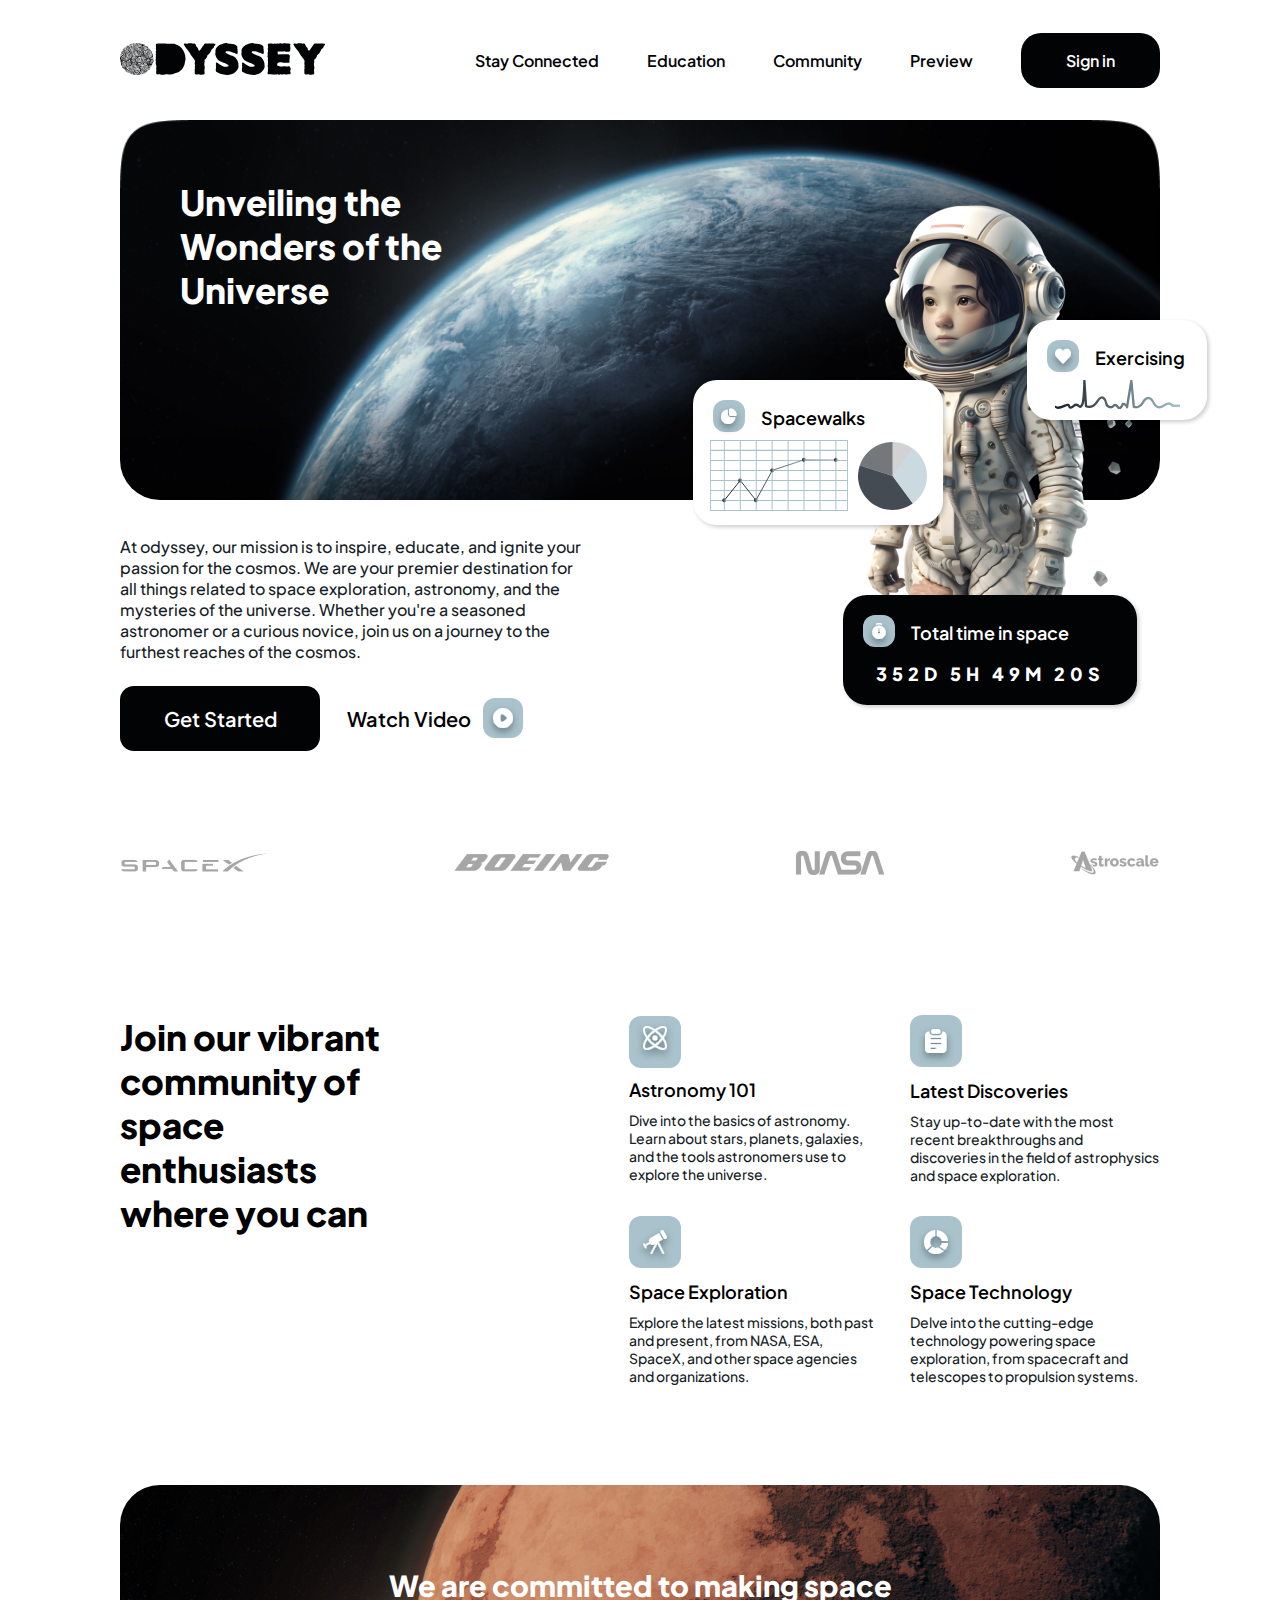
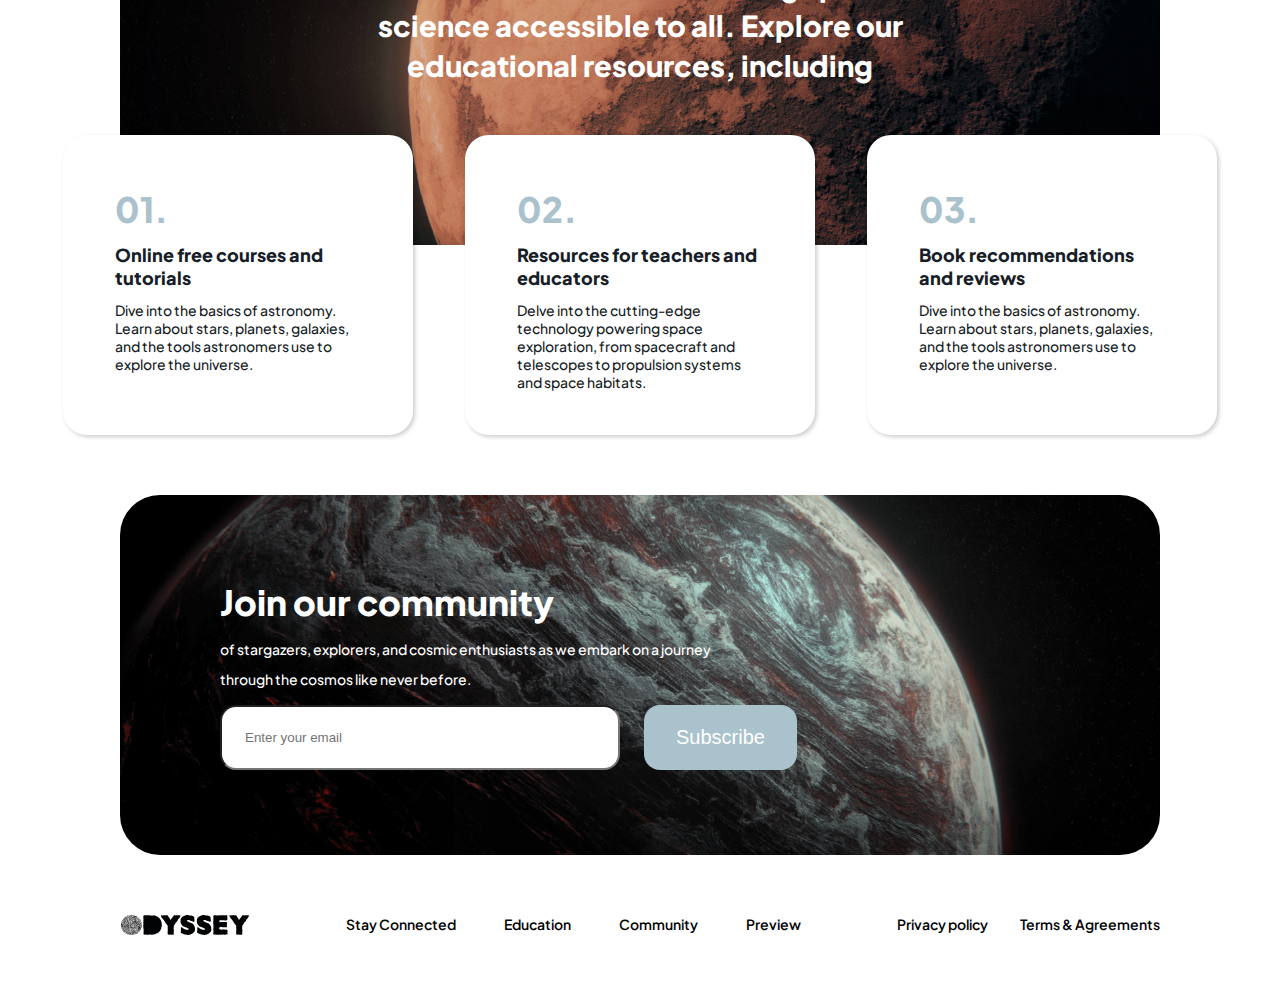
<file: index.html>
<!DOCTYPE html>
<html lang="en">
<head>
  <meta charset="UTF-8">
  <meta name="viewport" content="width=device-width, initial-scale=1.0">
  <link rel="stylesheet" href="./src/style/global.css">
  <link rel="stylesheet" href="./src/style/header.css">
  <link rel="stylesheet" href="./src/style/header-navbar.css">
  <link rel="stylesheet" href="./src/style/header-hero.css">
  <link rel="stylesheet" href="./src/style/title.css">
  <link rel="stylesheet" href="./src/style/stay-conneted.css">
  <link rel="stylesheet" href="./src/style/education.css">
  <link rel="stylesheet" href="./src/style/community.css">
  <link rel="stylesheet" href="./src/style/footer.css">
  <link rel="stylesheet" href="./src/style/modal.css">
  <title>Home</title>
</head>
<body id="home-page">
  <header class="header">
      <nav class="header__navbar">
          <a href="/">
            <img 
              src="./src/assets/Odyssey.svg" 
              alt="Odyssey Logo"
              class="header__logo-image"  
            >
          </a>
          <div>
            <button class="header__menu-icon">
              <div class="line"></div>
              <div class="line"></div>
              <div class="line"></div>
            </button>
          </div>
          <ul class="header__menu">
            <li><a href="#stay-connected" class="header__menu-link">Stay Connected</a></li>
            <li><a href="#education" class="header__menu-link">Education</a></li>
            <li><a href="#community" class="header__menu-link">Community</a></li>
            <li><a href="/src/pages/preview.html" class="header__menu-link">Preview</a></li>
            <li><a href="/src/pages/login.html" class="header__menu-link">Sign in</a></li>
          </ul>
      </nav>
      <div class="header__banner">
        <h2 class="title header__title">Unveiling the Wonders of the Universe</h2>
      </div>
      <div class="header__image-wrapper">
        <img src="./src/assets/header__image.png" alt="Header Image" class="header__image">
        <div class="header__card header__card-1">
          <h3 class="sub-title header__sub-title">
            <img src="./src/assets/heart.svg" alt="Heart Icon"> 
            Exercising
          </h3>
          <img src="./src/assets/heartbeat.svg" alt="Heartbeat" class="header__card-image">
        </div>
        <div class="header__card header__card-2">
          <h3 class="sub-title header__sub-title">
            <img src="./src/assets/graph.svg" alt="Graph Icon"> 
            Spacewalks
          </h3>
          <div class="header__card-img-wrapper">
            <img src="./src/assets/line-char.svg" alt="Heartbeat" class="header__card-image">
            <img src="./src/assets/bar-chart.svg" alt="Heartbeat" class="header__card-image">
          </div>
        </div>
        <div class="header__card header__card-3">
          <h3 class="sub-title header__sub-title header__card-3-sub-title">
            <img src="./src/assets/timer.svg" alt="Timer Icon"> 
            Total time in space
          </h3>
          <p class="header__card-timer">352D 5H 49M 20S</p>
        </div>
      </div>
      <div class="header__text-wrapper">
          <p class="header__text">
            At odyssey, our mission is to inspire, educate, and ignite your passion for the cosmos. 
            We are your premier destination for all things related to space exploration, astronomy, 
            and the mysteries of the universe. Whether you're a seasoned astronomer or a curious novice, 
            join us on a journey to the furthest reaches of the cosmos.
          </p>
          <div class="header__link-wrapper">
            <a href="#" class="header__link">Get Started</a>
            <a href="#" class="header__link header__link-2">
              Watch Video
              <img src="./src/assets/play.svg" alt="Play Icon">
            </a>
          </div>
      </div>
  </header>
  <main>
    <section id="stay-connected">
        <div class="stay-connected__logo-wrapper">
            <img src="./src/assets/spacex.png" alt="SpaceX Logo">
            <img src="./src/assets/boeing.png" alt="Boeing Logo">
            <img src="./src/assets/nasa.png" alt="Nasa Logo">
            <img src="./src/assets/astroscale.png" alt="Astroscale Logo">
        </div>
        <div class="stay-connected__lower-wrapper">
            <h2 class="title stay-connected-title">Join our vibrant community of space enthusiasts where you can</h2>
            <div class="stay-connected__card-wrapper">
                <div class="stay-connected__card">
                    <div class="stay-connected__atom-wrapper">
                      <img src="./src/assets/atom.svg" alt="Atom Icon">
                    </div>
                    <h3 class="sub-title stay-connected__sub-title">Astronomy 101</h3>
                    <p class="stay-connected__text">Dive into the basics of astronomy. Learn about stars, planets, galaxies, 
                    and the tools astronomers use to explore the universe.</p>
                </div>
                <div class="stay-connected__card">
                    <img src="./src/assets/discover.svg" alt="Discover Icon">
                    <h3 class="sub-title stay-connected__sub-title">Latest Discoveries</h3>
                    <p class="stay-connected__text">Stay up-to-date with the most recent breakthroughs and discoveries in the 
                    field of astrophysics and space exploration.</p>
                </div>
                <div class="stay-connected__card">
                    <img src="./src/assets/exploration.svg" alt="Exploration Icon">
                    <h3 class="sub-title stay-connected__sub-title">Space Exploration</h3>
                    <p class="stay-connected__text">Explore the latest missions, both past and present, from NASA, ESA, 
                    SpaceX, and other space agencies and organizations.</p>
                </div>
                <div class="stay-connected__card">
                    <img src="./src/assets/technology.svg" alt="Technology Icon">
                    <h3 class="sub-title stay-connected__sub-title">Space Technology</h3>
                    <p class="stay-connected__text">Delve into the cutting-edge technology powering space exploration, 
                    from spacecraft and telescopes to propulsion systems.</p>
                </div>
            </div>
        </div>
    </section>
    <section id="education">
        <div class="education__banner">
          <h2 class="title education__title">We are committed to making space science accessible to all. Explore our educational resources, including</h2>
        </div>
        <div class="education__card-wrapper">
            <div class="education__card">
                <h3 class="education__card-number">01.</h3>
                <h4 class="education__card-title">Online free courses and tutorials</h4>
                <p class="education__card-text">Dive into the basics of astronomy. Learn about stars, planets, 
                galaxies, and the tools astronomers use to explore the universe.</p>
            </div>
            <div class="education__card">
                <h3 class="education__card-number">02.</h3>
                <h4 class="education__card-title">Resources for teachers and educators</h4>
                <p class="education__card-text">Delve into the cutting-edge technology powering space exploration, 
                from spacecraft and telescopes to propulsion systems and space habitats.</p>
            </div>
            <div class="education__card">
                <h3 class="education__card-number">03.</h3>
                <h4 class="education__card-title">Book recommendations and reviews</h4>
                <p class="education__card-text">Dive into the basics of astronomy. Learn about stars, planets, galaxies, 
                and the tools astronomers use to explore the universe.</p>
            </div>
        </div>
    </section>
    <section id="community">
      <div class="community__banner">
        <h2 class="title community__title">Join our community</h2>
        <p class="community__text">of stargazers, explorers, and cosmic enthusiasts as we embark on a 
        journey through the cosmos like never before.</p>
        <form action="" class="community__form">
          <input class="community__input" type="email" placeholder="Enter your email">
          <button class="community__button" type="submit">Subscribe</button>
        </form>
      </div>
      <div id="success-modal" class="modal">
        <div class="modal__box">
          <button class="modal__close-button success-modal__close-button" type="button">
            <img src="./src/assets/close.svg" alt="Close Icon" class="modal__close-icon">
          </button>
          <img src="./src/assets/check-circle.svg" alt="Check Icon" class="modal__check-image">
          <h2 class="sub-title">Email successfully registered!</h2>
        </div>
      </div>
      <div id="error-modal" class="modal">
        <div class="modal__box">
          <button class="modal__close-button error-modal__close-button" type="button">
            <img src="./src/assets/close.svg" alt="Close Icon" class="modal__close-icon">
          </button>
          <img src="./src/assets/exclamation-circle.svg" alt="Exclamation Icon" class="modal__check-image">
          <h2 class="sub-title">Invalid Email!</h2>
        </div>
      </div>
    </section>
  </main>
  <footer>
    <a href="/"><img src="./src/assets/Odyssey.svg" alt="Odyssey Logo" class="footer__logo-image"></a>
    <div>
      <ul class="footer__menu">
        <li><a href="#stay-connected" class="footer__menu-link">Stay Connected</a></li>
        <li><a href="#education" class="footer__menu-link">Education</a></li>
        <li><a href="#community" class="footer__menu-link">Community</a></li>
        <li><a href="/src/pages/preview.html" class="footer__menu-link">Preview</a></li>
      </ul>
    </div>
    <div class="footer__link-wrapper">
      <a href="#" class="footer__link">Privacy policy</a>
      <a href="#" class="footer__link">Terms & Agreements</a>
    </div>
  </footer>
  <script src="./src/script/mobile-menu.js"></script>
  <script src="./src/script/submit-email.js"></script>
</body>
</html>
</file>
<file: src/style/global.css>
@import url('https://fonts.googleapis.com/css2?family=Montserrat:ital,wght@0,100;0,200;0,300;0,400;0,500;0,600;0,700;0,800;0,900;1,100;1,200;1,300;1,400;1,500;1,600;1,700;1,800;1,900&family=Plus+Jakarta+Sans:ital,wght@0,200;0,300;0,400;0,500;0,600;0,700;0,800;1,200;1,300;1,400;1,500;1,600;1,700;1,800&display=swap');

:root {
  --title-color: #0D0F12;
  --text-color: #171E27;
  --white: #FFFFFF;
  --black: #020305;
  --black-2: #2f333e;
  --blue: #A9C2CB;
  --red: #FE4A49;

  --title-size: 3.5rem;
  --sub-title-size: 1.8rem;
  --mobile-navbar-link-size: 1.15rem;
  --button-text-size: 2rem;
  --text-size-1: 1.6rem;
  --text-size-2: 1.4rem;

  --title-weight: 800;
  --sub-title-weight: 600;
  --link-weight: 600;
  --button-weight: 700;
  --text-weight: 500;

  --box-shadow: 2px 2px 4px rgba(0, 0, 0, 0.2);
}

* {
  margin: 0;
  padding: 0;
  box-sizing: border-box;
}

html {
  font-size: 62.5%;
  scroll-behavior: smooth;
}

body {
  font-family: 'Plus Jakarta Sans', sans-serif;
}

.no-overflow {
  overflow: hidden;
}

::-webkit-scrollbar {
  width: 1rem;
}

::-webkit-scrollbar-thumb {
  background-color: var(--black);
  border-radius: .6rem;
}
</file>
<file: src/style/header.css>
.header {
  background-color: var(--white);
  display: flex;
  flex-direction: column;
  align-items: center;
}

@media screen and (min-width: 760px) {
  .header {
    padding: 0 4rem;
  }
}

@media screen and (min-width: 920px) {
  .header {
    padding: 0 12rem;
  }
}
</file>
<file: src/style/header-navbar.css>
.header__navbar {
  width: 100%;
  padding: 1.5rem 2.4rem;
  height: 7.5rem;
  display: flex;
  align-items: center;
  justify-content: space-between;
  position: relative;
}

.header__logo-image {
  width: 13rem;
  height: 2rem;
}

.header__menu-icon {
  width: 2rem;
  height: 2rem;
  background: transparent;
  border: none;
  display: flex;
  justify-content: space-around;
  flex-flow: column nowrap;
  position: absolute;
  top: 2.7rem;
  right: 3.4rem;
  z-index: 20;
}

.line {
  width: 2rem;
  height: 0.25rem;
  border-radius: 10px;
  transform-origin: 1px;
  transition: all 0.3s linear;
  background-color: var(--black);
}

.line-open {
  background-color: var(--white);
}

.line-open:nth-child(1) {
  transform: rotate(49deg);
}

.line-open:nth-child(2) {
  opacity: 0;
}

.line-open:nth-child(3) {
  transform: rotate(-49deg);
}

.header__menu {
  list-style: none;
  display: none;
  width: auto;
  height: auto;
  flex-direction: column;
  align-items: center;
  justify-content: space-between;
  gap: 2rem;
  padding: 10%;
  background-color: var(--black);
  position: absolute;
  top: 0;
  right: 0;
  text-align: center;
  padding-top: 8rem;
  z-index: 15;
}

.header__menu-open {
  display: flex;
}

.header__menu-link {
  text-decoration: none;
  font-size: var(--text-size-1);
  font-weight: var(--link-weight);
  color: var(--white);
}

@media screen and (min-width: 760px){
  .header__navbar {
    padding: 0;
    height: 12rem;
    flex-direction: row;
    justify-content: space-between;
  }

  .header__logo-image {
    width: 15rem;
    height: 2.4rem;
  }

  .header__menu-icon {
    top: 4.8rem;
  }

  .header__menu {
    top: 2.2rem;
  }
}

@media screen and (min-width: 920px){
  .header__logo-image {
    width: 20.5rem;
    height: 3.2rem;
  }

  .header__menu {
    position: static;
    display: flex;
    padding: 0;
    flex-direction: row;
    background: transparent;
    gap: 4.8rem;
  }
  
  .header__menu-icon {
    display: none;
  }

  .header__menu-link {
    font-size: var(--text-size-1);
    color: var(--black);
  }

  .header__menu li:last-child .header__menu-link {
    padding: 1.7rem 4.5rem;
    width: auto;
    background-color: var(--black);
    color: var(--white);
    border-radius: 2rem;
    text-align: center;
    display: inline-block;
  }
}
</file>
<file: src/style/header-hero.css>
.header__banner {
  padding: 3.2rem 2.4rem;
  width: 100%;
  height: 38rem;
  background-image: url(../assets/header_banner_mobile.png);
  background-size: cover;
}

.header__title {
  color: var(--white);
  text-align: left;
}

.header__image-wrapper {
  position: relative;
  top: -20rem;
}

.header__sub-title {
  display: flex;
  align-items: center;
  gap: 1.6rem;
}

.header__card {
  position: absolute;
  padding: 2rem;
  border-radius: 2.4rem;
  background-color: var(--white);
  display: flex;
  flex-direction: column;
  align-items: flex-start;
  gap: .5rem;
  box-shadow: var(--box-shadow);
}

.header__card-1 {
  width: 17rem;
  height: 10rem;
  top: 12rem;
  right: -4rem;
}

.header__card-2 {
  width: 25rem;
  height: 14.5rem;
  top: 23rem;
  left: -4rem;
}

.header__card-3 {
  background-color: var(--black);
  width: 100%;
  height: 11rem;
  justify-content: space-between;
  top: 95%;
}

.header__card-3-sub-title {
  color: var(--white);
}

.header__card-img-wrapper {
  display: flex;
  gap: 1rem;
}

.header__card-timer {
  font-size: var(--sub-title-size);
  font-weight: var(--title-weight);
  color: var(--white);
  align-self: center;
  text-align: justify;
  letter-spacing: .5rem;
}

.header__card-image, .header__card-img-wrapper {
  align-self: center;
}

.header__text-wrapper {
  margin-top: -11rem;
  padding: 2.4rem;
}

.header__text {
  font-size: var(--text-size-1);
  font-weight: var(--text-weight);
  color: var(--text-color);
}

.header__link-wrapper {
  margin-top: 2.4rem;
  display: flex;
  flex-direction: column;
  align-items: flex-start;
  justify-content: center;
  gap: 1.5rem;
}

.header__link {
  text-decoration: none;
  width: 20rem;
  height: 6.5rem;
  display: flex;
  align-items: center;
  justify-content: center;
  border-radius: 1.4rem;
  background-color: var(--black);
  font-size: var(--button-text-size);
  font-weight: var(--link-weight);
  color: var(--white);
}

.header__link-2 {
  background: transparent;
  color: var(--black);
  justify-content: space-evenly;
}

@media screen and (min-width: 760px) {
  .header__banner {
    padding: 4rem;
    background-image: url(../assets/header_banner_med.png);
    border-radius: 4rem;
  }

  .header__title {
    width: 50%;
  }

  .header__image-wrapper {
    top: -25rem;
    right: -8rem;
  }

  .header__card-1 {
    right: -5.5rem;
  }
  
  .header__card-2 {
    left: -8rem;
  }

  .header__text-wrapper {
    padding: 0;
  }

  .header__link-wrapper {
    flex-direction: row;
    align-items: center;
    justify-content: flex-start;
  }
}

@media screen and (min-width: 920px) {
  .header__banner {
    padding: 6rem;
    background-image: url(../assets/header_banner.png);
  }

  .header__title {
    width: 30%;
  }

  .header__image-wrapper {
    top: -30rem;
    right: -35rem;
  }

  .header__card-1 {
    width: 18rem;
    right: -7rem;
  }
  
  .header__card-2 {
    top: 18rem;
    left: -15rem;
  }

  .header__text-wrapper {
    margin-top: -38rem;
  }

  .header__text {
    width: 45%;
  }
}
</file>
<file: src/style/title.css>
.title {
  font-size: var(--title-size);
  font-weight: var(--title-weight);
}

.sub-title {
  font-size: var(--sub-title-size);
  font-weight: var(--sub-title-weight);
}
</file>
<file: src/style/stay-conneted.css>
#stay-connected {
  padding: 3rem 2.4rem;
}

.stay-connected__logo-wrapper {
  display: flex;
  flex-wrap: wrap;
  justify-content: center;
  gap: 2.4rem;
}

.stay-connected__lower-wrapper {
  margin-top: 7rem;
}

.stay-connected__card-wrapper {
  padding: 4rem 0 0 0;
  display: flex;
  flex-direction: column;
  align-items: center;
  justify-content: center;
  gap: 3.2rem;
}

.stay-connected__atom-wrapper {
  width: 5.2rem;
  height: 5.2rem;
  background-color: var(--blue);
  border-radius: 1.2rem;
  display: flex;
  align-items: center;
  justify-content: center;
}

.stay-connected__sub-title {
  margin: 1rem 0;
}

.stay-connected__text {
  font-size: var(--text-size-2);
  font-weight: var(--text-weight);
  color: var(--text-color);
}

@media screen and (min-width: 760px) {
  #stay-connected {
    padding: 6rem 5.7rem;
  }
  
  .stay-connected__logo-wrapper {
    gap: 0;
    justify-content: space-between;
  }

  .stay-connected-title {
    text-align: center;
  }
}

@media screen and (min-width: 920px) {
  #stay-connected {
    padding: 10rem 12rem;
  }

  .stay-connected__lower-wrapper {
    display: flex;
    justify-content: space-between;
    margin-top: 14rem;
  }

  .stay-connected-title {
    text-align: left;
    width: 25%;
    margin-right: 3rem;
  }

  .stay-connected__card-wrapper {
    width: 60%;
    padding: 0;
    flex-direction: row;
    flex-wrap: wrap;
    justify-content: flex-end;
  }

  .stay-connected__card {
    width: 40%;
  }
}
</file>
<file: src/style/education.css>
#education {
  position: relative;
  margin-bottom: 5rem;
}

.education__banner {
  width: 100%;
  height: 40rem;
  padding: 2.4rem;
  background-image: url(../assets/education_banner_mobile.png);
  background-position: center;
  background-size: cover;
  background-repeat: no-repeat;
}

.education__title {
  color: var(--white);
  font-size: 2.9rem;
  line-height: 4rem;
}

.education__card-wrapper {
  padding: 0 3rem;
  display: flex;
  flex-direction: column;
  align-items: center;
  gap: 2.4rem;
  position: absolute;
  top: 30rem;
}

.education__card {
  width: 100%;
  padding: 2.4rem;
  border-radius: 2.4rem;
  background-color: var(--white);
  box-shadow: var(--box-shadow);
  display: flex;
  flex-direction: column;
  gap: 1.2rem;
}

.education__card-number {
  font-size: var(--title-size);
  font-weight: var(--title-weight);
  color: var(--blue);
}

.education__card-title {
  font-size: var(--sub-title-size);
  font-weight: var(--title-weight);
  color: var(--text-color);
}

.education__card-text {
  font-size: var(--text-size-2);
  font-weight: var(--text-weight);
  color: var(--text-color);
}

@media screen and (min-width: 760px) {
  #education {
    padding: 0 4rem;
    display: flex;
    flex-direction: column;
    align-items: center;
  }

  .education__banner {
    padding: 4rem 7rem;
    height: 36rem;
    background-image: url(../assets/education_banner_med.png);
    border-radius: 4rem;
  }
  
  .education__title {
    text-align: center;
  }
  
  .education__card-wrapper {
    padding: 0;
    gap: 1.5rem;
    width: 100%;
    flex-direction: row;
    justify-content: center;
    top: 22.5rem;
  }
  
  .education__card {
    width: 26rem;
  }
}

@media screen and (min-width: 920px) {
  #education {
    padding: 0 12rem;
  }

  .education__banner {
    padding: 8rem 24rem;
    background-image: url(../assets/education_banner.png);
  }
  
  .education__card-wrapper {
    gap: 5.2rem;
    top: 25rem;
  }
  
  .education__card {
    padding: 5.2rem;
    width: 35rem;
    height: 30rem;
  }
}
</file>
<file: src/style/community.css>
#community {
  margin-top: 70rem;
}

.community__banner {
  width: 100%;
  height: 43rem;
  padding: 4rem 2.4rem;
  background-image: url(../assets/community_banner_mobile.png);
  background-position: center;
  background-size: cover;
  background-repeat: no-repeat;
  display: flex;
  flex-direction: column;
}

.community__title {
  color: var(--white);
  width: 50%;
}

.community__text {
  font-size: var(--text-size-2);
  font-weight: var(--text-weight);
  line-height: 3rem;
  color: var(--white);
  margin: 1.6rem 0 2.4rem 0;
}

.community__form {
  display: flex;
  flex-direction: column;
  width: auto;
  height: auto;
  gap: 1.5rem;
}

.community__input{
  padding: 2.2rem 2.4rem;
  border-radius: 1.6rem;
  outline: none;
}

.community__button {
  padding: 1.9rem 2.1rem;
  border-radius: 1.6rem;
  border: none;
  cursor: pointer;
  display: flex;
  align-items: center;
  justify-content: center;
  background-color: var(--blue);
  font-size: var(--button-text-size);
  color: var(--white);
}

@media screen and (min-width: 760px) {
  #community {
    margin-top: 20rem;
    padding: 0 4rem;
  }

  .community__banner {
    background-image: url(../assets/community_banner_med.png);
    border-radius: 4rem;
    padding: 4rem 7rem;
    height: 36rem;
    justify-content: space-around;
  }
  
  .community__title {
    width: 100%;
  }
  
  .community__text {
    width: 75%;
    margin: 0;
  }
  
  .community__form {
    flex-direction: row;
    gap: 2.4rem;
  }
  
  .community__input{
    width: 40rem;
    padding: 1.5rem 2rem;
  }
  
  .community__button {
    padding: 1.3rem 3.2rem;
  }
}

@media screen and (min-width: 920px) {
  #community {
    margin-top: 25rem;
    padding: 0 12rem;
  }

  .community__banner {
    background-image: url(../assets/community_banner.png);
    padding: 8rem 10rem;
  }
  
  .community__text {
    width: 60%;
  }
  
  .community__input{
    padding: 2.3rem;
  }
}
</file>
<file: src/style/footer.css>
footer {
  padding: 3.2rem 2.4rem;
  display: flex;
  flex-direction: column;
}

.footer__logo-image {
  width: 13rem;
  height: 2rem;
}

.footer__menu {
  list-style: none;
  margin: 3.2rem 0;
  display: flex;
  flex-direction: column;
  gap: 2.4rem;
}

.footer__link-wrapper {
  display: flex;
  gap: 3.2rem;
}

.footer__menu-link, .footer__link {
  text-decoration: none;
  font-size: var(--text-size-2);
  font-weight: var(--link-weight);
  color: var(--black);
}

@media screen and (min-width: 760px) {
  footer {
    padding: 3.2rem 4rem;
  }

  .footer__menu {
    flex-direction: row;
    gap: 3.2rem;
    margin: 2.4rem 0;
  }
}

@media screen and (min-width: 920px) {
  footer {
    padding: 6rem 12rem 4.8rem 12rem;
    flex-direction: row;
    justify-content: space-between;
  }

  .footer__menu {
    gap: 4.8rem;
    margin: 0;
  }
}
</file>
<file: src/style/modal.css>
.modal {
  display: none;
  position: fixed;
  top: 50%;
  left: 50%;
  transform: translate(-50%, -50%);
  width: 100%;
  height: 100vh;
  backdrop-filter: blur(10px);
  z-index: 20;
  align-items: center;
  justify-content: center;
}

.modal-open {
  display: flex;
}

.modal__box {
  position: relative;
  width: 35rem;
  padding: 15% 10%;
  display: flex;
  flex-direction: column;
  align-items: center;
  justify-content: center;
  gap: 2rem;
  background-color: var(--white);
  border-radius: 4rem;
  box-shadow: var(--box-shadow);
}

.modal__check-image {
  width: 10rem;
}

.modal__close-button {
  width: auto;
  height: auto;
  background: transparent;
  border: none;
  display: flex;
  justify-content: center;
  align-items: center;
  position: absolute;
  top: 1.5rem;
  right: 1.5rem;
  cursor: pointer;
}

.modal__close-icon {
  width: 5rem;
}

@media screen and (min-width: 760px) {
  .modal__box {
    height: 25rem;
    padding: 10% 2%;
  }
}
</file>
